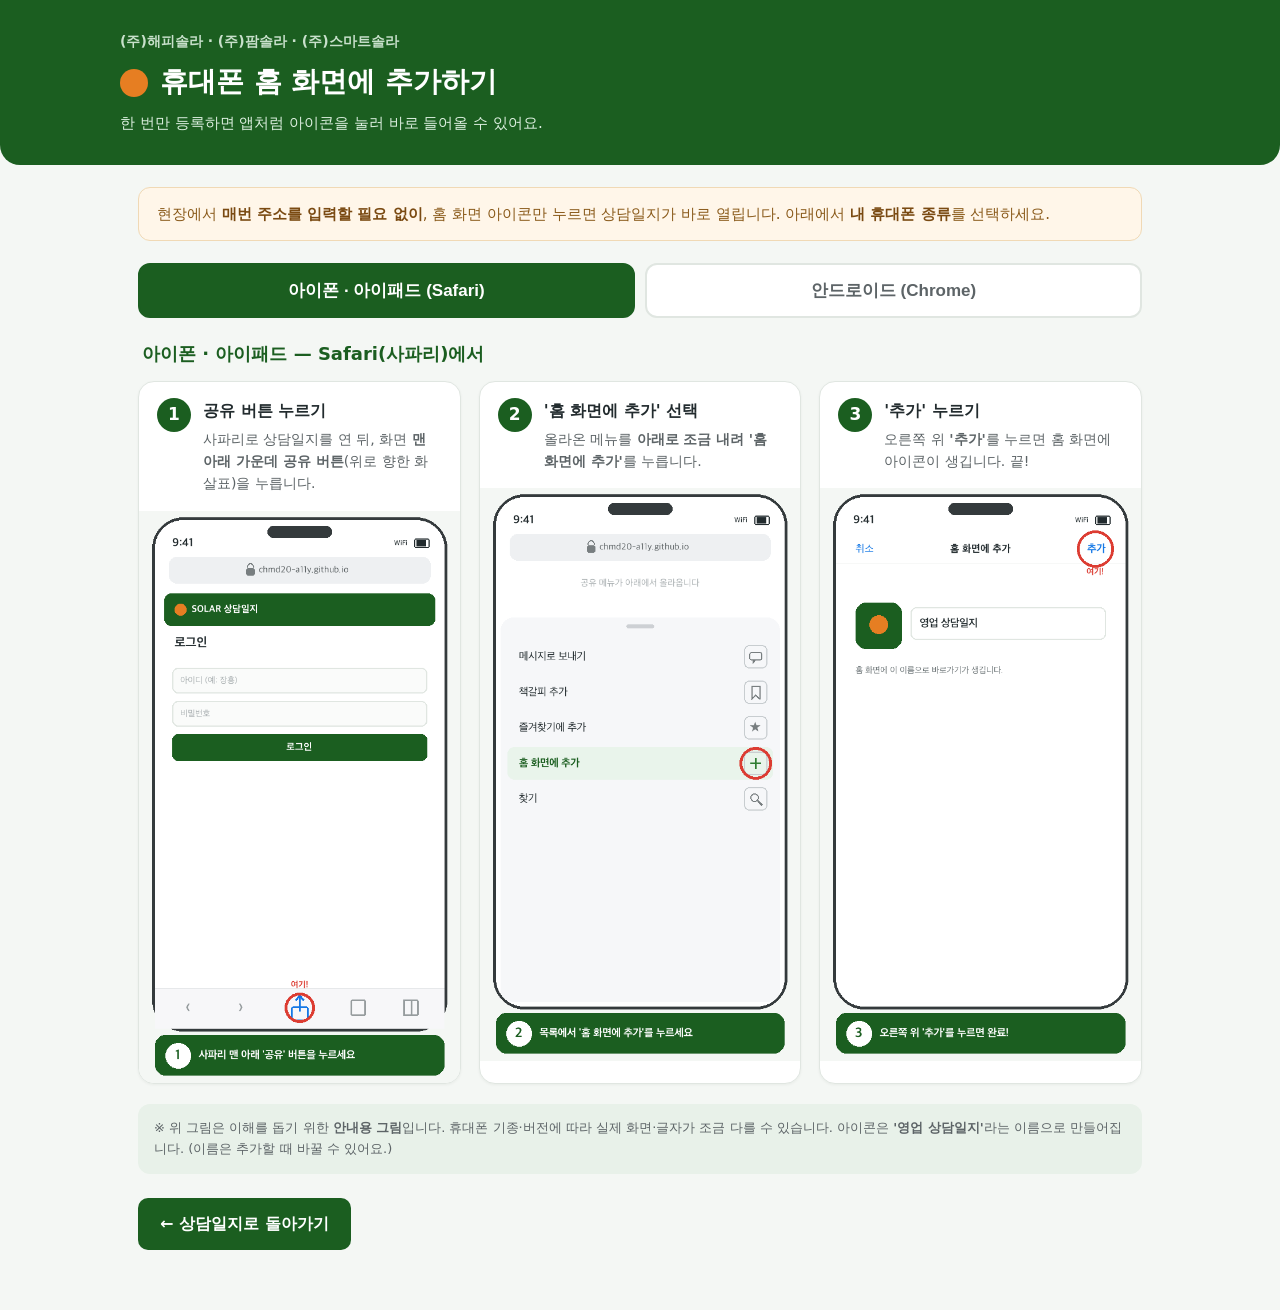
<file: install.html>
<!doctype html>
<html lang="ko">
<head>
<meta charset="utf-8">
<meta name="viewport" content="width=device-width, initial-scale=1">
<title>홈 화면에 추가하기 · 태양광 영업 상담일지</title>
<style>
  :root{--green:#1b5e20;--green2:#2e7d32;--soft:#e8f1e9;--orange:#e67e22;--dark:#222b2e;--gray:#5d6467;--line:#e0e6e1}
  *{box-sizing:border-box}
  body{margin:0;font-family:"Apple SD Gothic Neo","맑은 고딕",system-ui,sans-serif;color:var(--dark);
    background:#f4f7f4;line-height:1.6;-webkit-font-smoothing:antialiased}
  .wrap{max-width:1040px;margin:0 auto;padding:0 18px 60px}
  header{background:var(--green);color:#fff;padding:30px 26px;border-radius:0 0 20px 20px;margin-bottom:22px}
  header .co{font-size:14px;color:#c8e0cb;font-weight:600}
  header h1{margin:8px 0 6px;font-size:28px;display:flex;align-items:center;gap:12px}
  header .sun{width:28px;height:28px;border-radius:50%;background:var(--orange);display:inline-block}
  header p{margin:0;color:#dcefdf;font-size:15px}
  .lead{background:#fff6e9;border:1px solid #f0d9b5;color:#8a5a1a;padding:14px 18px;border-radius:12px;font-size:15px;margin:20px 0}
  .lead b{color:#7a4a12}
  .tabs{display:flex;gap:10px;margin:22px 0 6px}
  .tab{flex:1;padding:14px;border:2px solid var(--line);background:#fff;border-radius:12px;font-size:17px;
    font-weight:800;color:var(--gray);cursor:pointer}
  .tab.on{background:var(--green);color:#fff;border-color:var(--green)}
  .os-title{font-size:18px;font-weight:800;margin:22px 4px 4px;color:var(--green)}
  .steps{display:grid;grid-template-columns:repeat(3,1fr);gap:18px;margin-top:12px}
  .card{background:#fff;border:1px solid var(--line);border-radius:16px;overflow:hidden;box-shadow:0 1px 3px rgba(20,40,20,.05)}
  .card .cap{display:flex;gap:12px;align-items:flex-start;padding:16px 18px}
  .card .n{flex:0 0 auto;width:34px;height:34px;border-radius:50%;background:var(--green);color:#fff;
    font-weight:800;font-size:17px;display:flex;align-items:center;justify-content:center}
  .card h3{margin:0 0 4px;font-size:16px}
  .card p{margin:0;font-size:14px;color:var(--gray)}
  .card img{display:block;width:100%;height:auto;background:#f4f7f4}
  .note{color:var(--gray);font-size:13px;margin-top:20px;padding:14px 16px;background:var(--soft);border-radius:12px}
  .back{display:inline-block;margin-top:24px;background:var(--green);color:#fff;text-decoration:none;font-weight:700;
    padding:13px 22px;border-radius:10px;font-size:16px}
  .hidden{display:none}
  @media (max-width:820px){ .steps{grid-template-columns:1fr;max-width:420px;margin-left:auto;margin-right:auto} }
</style>
</head>
<body>
<header>
  <div class="wrap" style="padding:0">
    <div class="co">(주)해피솔라 · (주)팜솔라 · (주)스마트솔라</div>
    <h1><span class="sun"></span>휴대폰 홈 화면에 추가하기</h1>
    <p>한 번만 등록하면 앱처럼 아이콘을 눌러 바로 들어올 수 있어요.</p>
  </div>
</header>

<div class="wrap">
  <div class="lead">
    현장에서 <b>매번 주소를 입력할 필요 없이</b>, 홈 화면 아이콘만 누르면 상담일지가 바로 열립니다.
    아래에서 <b>내 휴대폰 종류</b>를 선택하세요.
  </div>

  <div class="tabs">
    <button class="tab on" id="tabIos" onclick="show('ios')">아이폰 · 아이패드 (Safari)</button>
    <button class="tab" id="tabAnd" onclick="show('and')">안드로이드 (Chrome)</button>
  </div>

  <!-- iOS -->
  <section id="ios">
    <div class="os-title">아이폰 · 아이패드 — Safari(사파리)에서</div>
    <div class="steps">
      <div class="card"><div class="cap"><div class="n">1</div><div><h3>공유 버튼 누르기</h3>
        <p>사파리로 상담일지를 연 뒤, 화면 <b>맨 아래 가운데 공유 버튼</b>(위로 향한 화살표)을 누릅니다.</p></div></div>
        <img src="ios_1.png" alt="사파리 공유 버튼"></div>
      <div class="card"><div class="cap"><div class="n">2</div><div><h3>'홈 화면에 추가' 선택</h3>
        <p>올라온 메뉴를 <b>아래로 조금 내려</b> <b>'홈 화면에 추가'</b>를 누릅니다.</p></div></div>
        <img src="ios_2.png" alt="홈 화면에 추가 선택"></div>
      <div class="card"><div class="cap"><div class="n">3</div><div><h3>'추가' 누르기</h3>
        <p>오른쪽 위 <b>'추가'</b>를 누르면 홈 화면에 아이콘이 생깁니다. 끝!</p></div></div>
        <img src="ios_3.png" alt="추가 완료"></div>
    </div>
  </section>

  <!-- Android -->
  <section id="and" class="hidden">
    <div class="os-title">안드로이드 — Chrome(크롬)에서</div>
    <div class="steps">
      <div class="card"><div class="cap"><div class="n">1</div><div><h3>메뉴 열기</h3>
        <p>크롬으로 상담일지를 연 뒤, <b>오른쪽 위 ⋮(점 3개)</b>를 누릅니다.</p></div></div>
        <img src="and_1.png" alt="크롬 메뉴 버튼"></div>
      <div class="card"><div class="cap"><div class="n">2</div><div><h3>'홈 화면에 추가' 선택</h3>
        <p>메뉴에서 <b>'홈 화면에 추가'</b>를 누릅니다. (기종에 따라 '앱 설치'로 보일 수 있어요.)</p></div></div>
        <img src="and_2.png" alt="홈 화면에 추가 선택"></div>
      <div class="card"><div class="cap"><div class="n">3</div><div><h3>'추가' 누르기</h3>
        <p>확인 창에서 <b>'추가'</b>를 누르면 홈 화면에 아이콘이 생깁니다. 끝!</p></div></div>
        <img src="and_3.png" alt="추가 완료"></div>
    </div>
  </section>

  <div class="note">
    ※ 위 그림은 이해를 돕기 위한 <b>안내용 그림</b>입니다. 휴대폰 기종·버전에 따라 실제 화면·글자가 조금 다를 수 있습니다.
    아이콘은 <b>'영업 상담일지'</b>라는 이름으로 만들어집니다. (이름은 추가할 때 바꿀 수 있어요.)
  </div>

  <a class="back" href="index.html">← 상담일지로 돌아가기</a>
</div>

<script>
  function show(os){
    document.getElementById('ios').classList.toggle('hidden', os!=='ios');
    document.getElementById('and').classList.toggle('hidden', os!=='and');
    document.getElementById('tabIos').classList.toggle('on', os==='ios');
    document.getElementById('tabAnd').classList.toggle('on', os==='and');
    window.scrollTo({top:0,behavior:'smooth'});
  }
</script>
</body>
</html>
</file>
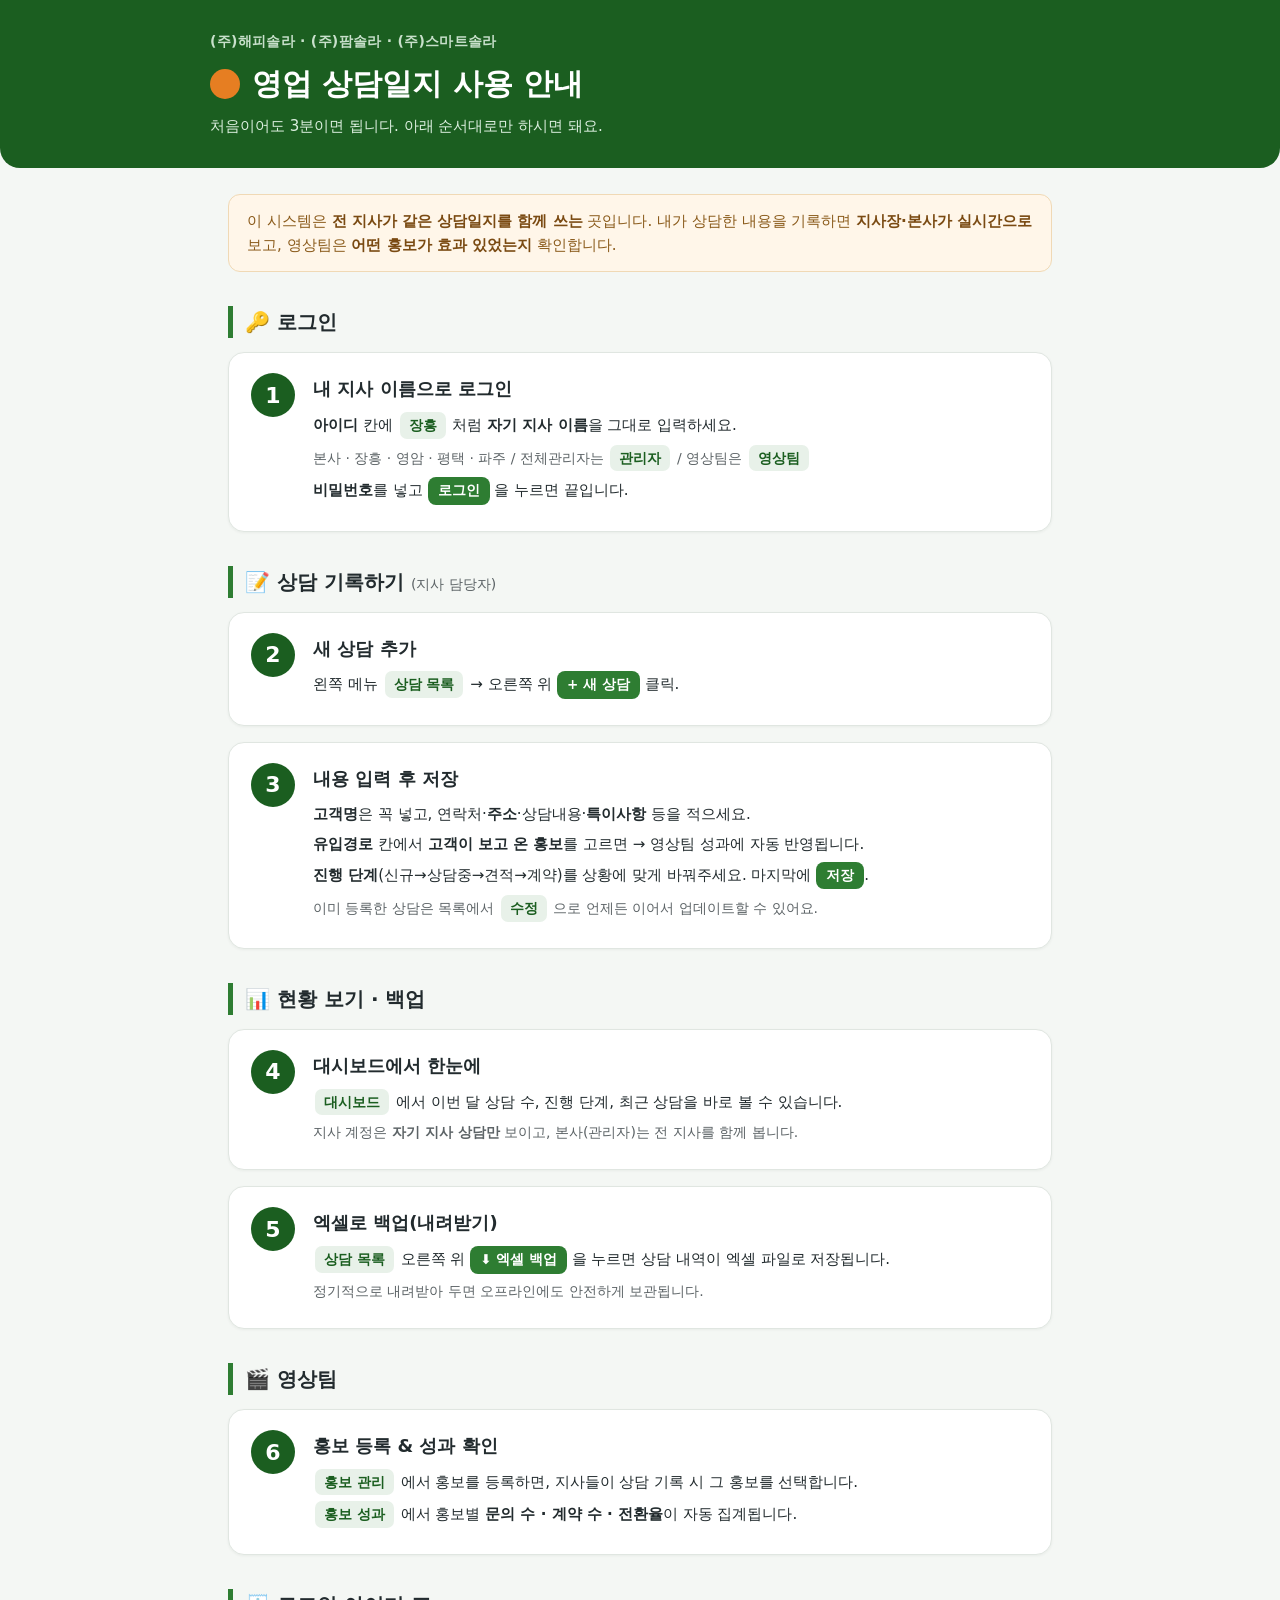
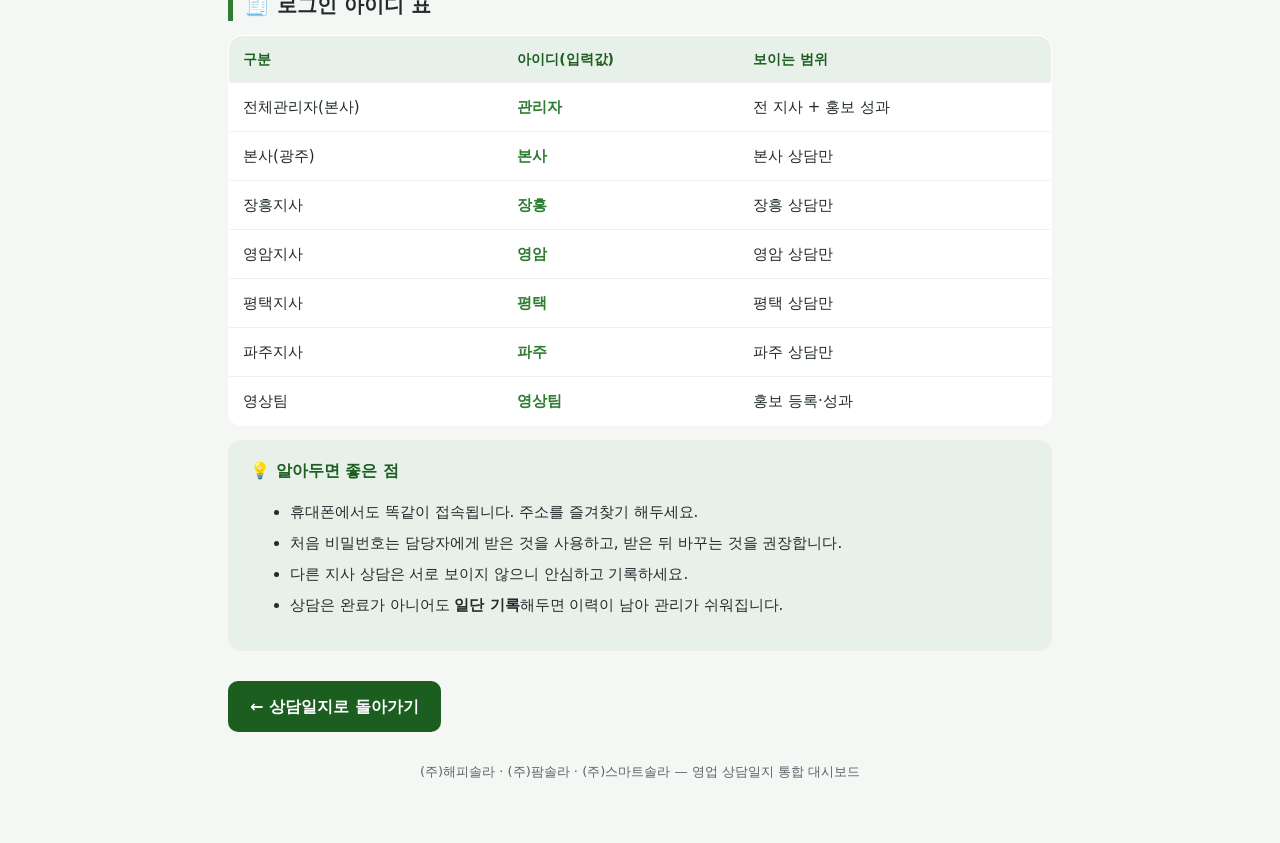
<file: manual.html>
<!doctype html>
<html lang="ko">
<head>
<meta charset="utf-8">
<meta name="viewport" content="width=device-width, initial-scale=1">
<title>사용 안내 · 태양광 영업 상담일지</title>
<style>
  :root{--green:#1b5e20;--green2:#2e7d32;--soft:#e8f1e9;--orange:#e67e22;--dark:#222b2e;--gray:#5d6467;--line:#e0e6e1;}
  *{box-sizing:border-box}
  body{margin:0;font-family:"Apple SD Gothic Neo","맑은 고딕",system-ui,sans-serif;color:var(--dark);
    background:#f4f7f4;line-height:1.6;-webkit-font-smoothing:antialiased}
  .wrap{max-width:860px;margin:0 auto;padding:0 18px 60px}
  header{background:var(--green);color:#fff;padding:30px 26px;border-radius:0 0 20px 20px;margin-bottom:26px}
  header .co{font-size:14px;color:#c8e0cb;font-weight:600;letter-spacing:.3px}
  header h1{margin:8px 0 6px;font-size:30px;display:flex;align-items:center;gap:12px}
  header .sun{width:30px;height:30px;border-radius:50%;background:var(--orange);display:inline-block}
  header p{margin:0;color:#dcefdf;font-size:15px}
  .lead{background:#fff6e9;border:1px solid #f0d9b5;color:#8a5a1a;padding:14px 18px;border-radius:12px;
    font-size:15px;margin:22px 0}
  .lead b{color:#7a4a12}
  h2.sec{font-size:20px;margin:34px 0 14px;padding-left:12px;border-left:5px solid var(--green2)}
  .step{background:#fff;border:1px solid var(--line);border-radius:16px;padding:20px 22px;margin-bottom:16px;
    box-shadow:0 1px 3px rgba(20,40,20,.05);display:flex;gap:18px;align-items:flex-start}
  .num{flex:0 0 auto;width:44px;height:44px;border-radius:50%;background:var(--green);color:#fff;
    font-size:22px;font-weight:800;display:flex;align-items:center;justify-content:center}
  .step .body{flex:1;min-width:0}
  .step h3{margin:2px 0 8px;font-size:18px}
  .step p{margin:6px 0;font-size:15px}
  .step .hint{color:var(--gray);font-size:14px}
  .kbd{display:inline-block;background:var(--soft);color:var(--green);font-weight:700;border-radius:7px;
    padding:2px 9px;margin:0 2px;font-size:14px}
  .pill{display:inline-block;background:var(--green2);color:#fff;font-weight:700;border-radius:8px;padding:3px 10px;font-size:13.5px}
  table{width:100%;border-collapse:collapse;background:#fff;border:1px solid var(--line);border-radius:14px;overflow:hidden;margin-top:6px}
  th,td{padding:12px 14px;text-align:left;font-size:15px;border-top:1px solid #eef1ee}
  th{background:var(--soft);color:var(--green);border-top:none;font-size:14px}
  td.id{font-weight:800;color:var(--green2)}
  .tips{background:var(--soft);border-radius:14px;padding:18px 22px;margin-top:14px}
  .tips h3{margin:0 0 10px;font-size:16px;color:var(--green)}
  .tips li{margin:7px 0;font-size:15px}
  .back{display:inline-block;margin-top:30px;background:var(--green);color:#fff;text-decoration:none;
    font-weight:700;padding:13px 22px;border-radius:10px;font-size:16px}
  .foot{margin-top:30px;color:var(--gray);font-size:13px;text-align:center}
  @media (max-width:560px){ header h1{font-size:24px} .step{padding:16px} .num{width:38px;height:38px;font-size:18px} }
  @media print{ body{background:#fff} .step,.back{box-shadow:none} .back{display:none} }
</style>
</head>
<body>
<header>
  <div class="wrap" style="padding:0">
    <div class="co">(주)해피솔라 · (주)팜솔라 · (주)스마트솔라</div>
    <h1><span class="sun"></span>영업 상담일지 사용 안내</h1>
    <p>처음이어도 3분이면 됩니다. 아래 순서대로만 하시면 돼요.</p>
  </div>
</header>

<div class="wrap">

  <div class="lead">
    이 시스템은 <b>전 지사가 같은 상담일지를 함께 쓰는</b> 곳입니다.
    내가 상담한 내용을 기록하면 <b>지사장·본사가 실시간으로</b> 보고, 영상팀은 <b>어떤 홍보가 효과 있었는지</b> 확인합니다.
  </div>

  <h2 class="sec">🔑 로그인</h2>
  <div class="step">
    <div class="num">1</div>
    <div class="body">
      <h3>내 지사 이름으로 로그인</h3>
      <p><b>아이디</b> 칸에 <span class="kbd">장흥</span> 처럼 <b>자기 지사 이름</b>을 그대로 입력하세요.</p>
      <p class="hint">본사 · 장흥 · 영암 · 평택 · 파주 / 전체관리자는 <span class="kbd">관리자</span> / 영상팀은 <span class="kbd">영상팀</span></p>
      <p><b>비밀번호</b>를 넣고 <span class="pill">로그인</span> 을 누르면 끝입니다.</p>
    </div>
  </div>

  <h2 class="sec">📝 상담 기록하기 <span style="font-size:14px;color:var(--gray);font-weight:400">(지사 담당자)</span></h2>
  <div class="step">
    <div class="num">2</div>
    <div class="body">
      <h3>새 상담 추가</h3>
      <p>왼쪽 메뉴 <span class="kbd">상담 목록</span> → 오른쪽 위 <span class="pill">+ 새 상담</span> 클릭.</p>
    </div>
  </div>
  <div class="step">
    <div class="num">3</div>
    <div class="body">
      <h3>내용 입력 후 저장</h3>
      <p><b>고객명</b>은 꼭 넣고, 연락처·<b>주소</b>·상담내용·<b>특이사항</b> 등을 적으세요.</p>
      <p><b>유입경로</b> 칸에서 <b>고객이 보고 온 홍보</b>를 고르면 → 영상팀 성과에 자동 반영됩니다.</p>
      <p><b>진행 단계</b>(신규→상담중→견적→계약)를 상황에 맞게 바꿔주세요. 마지막에 <span class="pill">저장</span>.</p>
      <p class="hint">이미 등록한 상담은 목록에서 <span class="kbd">수정</span> 으로 언제든 이어서 업데이트할 수 있어요.</p>
    </div>
  </div>

  <h2 class="sec">📊 현황 보기 · 백업</h2>
  <div class="step">
    <div class="num">4</div>
    <div class="body">
      <h3>대시보드에서 한눈에</h3>
      <p><span class="kbd">대시보드</span> 에서 이번 달 상담 수, 진행 단계, 최근 상담을 바로 볼 수 있습니다.</p>
      <p class="hint">지사 계정은 <b>자기 지사 상담만</b> 보이고, 본사(관리자)는 전 지사를 함께 봅니다.</p>
    </div>
  </div>
  <div class="step">
    <div class="num">5</div>
    <div class="body">
      <h3>엑셀로 백업(내려받기)</h3>
      <p><span class="kbd">상담 목록</span> 오른쪽 위 <span class="pill">⬇ 엑셀 백업</span> 을 누르면 상담 내역이 엑셀 파일로 저장됩니다.</p>
      <p class="hint">정기적으로 내려받아 두면 오프라인에도 안전하게 보관됩니다.</p>
    </div>
  </div>

  <h2 class="sec">🎬 영상팀</h2>
  <div class="step">
    <div class="num">6</div>
    <div class="body">
      <h3>홍보 등록 & 성과 확인</h3>
      <p><span class="kbd">홍보 관리</span> 에서 홍보를 등록하면, 지사들이 상담 기록 시 그 홍보를 선택합니다.</p>
      <p><span class="kbd">홍보 성과</span> 에서 홍보별 <b>문의 수 · 계약 수 · 전환율</b>이 자동 집계됩니다.</p>
    </div>
  </div>

  <h2 class="sec">🧾 로그인 아이디 표</h2>
  <table>
    <tr><th>구분</th><th>아이디(입력값)</th><th>보이는 범위</th></tr>
    <tr><td>전체관리자(본사)</td><td class="id">관리자</td><td>전 지사 + 홍보 성과</td></tr>
    <tr><td>본사(광주)</td><td class="id">본사</td><td>본사 상담만</td></tr>
    <tr><td>장흥지사</td><td class="id">장흥</td><td>장흥 상담만</td></tr>
    <tr><td>영암지사</td><td class="id">영암</td><td>영암 상담만</td></tr>
    <tr><td>평택지사</td><td class="id">평택</td><td>평택 상담만</td></tr>
    <tr><td>파주지사</td><td class="id">파주</td><td>파주 상담만</td></tr>
    <tr><td>영상팀</td><td class="id">영상팀</td><td>홍보 등록·성과</td></tr>
  </table>

  <div class="tips">
    <h3>💡 알아두면 좋은 점</h3>
    <ul>
      <li>휴대폰에서도 똑같이 접속됩니다. 주소를 즐겨찾기 해두세요.</li>
      <li>처음 비밀번호는 담당자에게 받은 것을 사용하고, 받은 뒤 바꾸는 것을 권장합니다.</li>
      <li>다른 지사 상담은 서로 보이지 않으니 안심하고 기록하세요.</li>
      <li>상담은 완료가 아니어도 <b>일단 기록</b>해두면 이력이 남아 관리가 쉬워집니다.</li>
    </ul>
  </div>

  <a class="back" href="index.html">← 상담일지로 돌아가기</a>
  <div class="foot">(주)해피솔라 · (주)팜솔라 · (주)스마트솔라 — 영업 상담일지 통합 대시보드</div>
</div>
</body>
</html>
</file>
